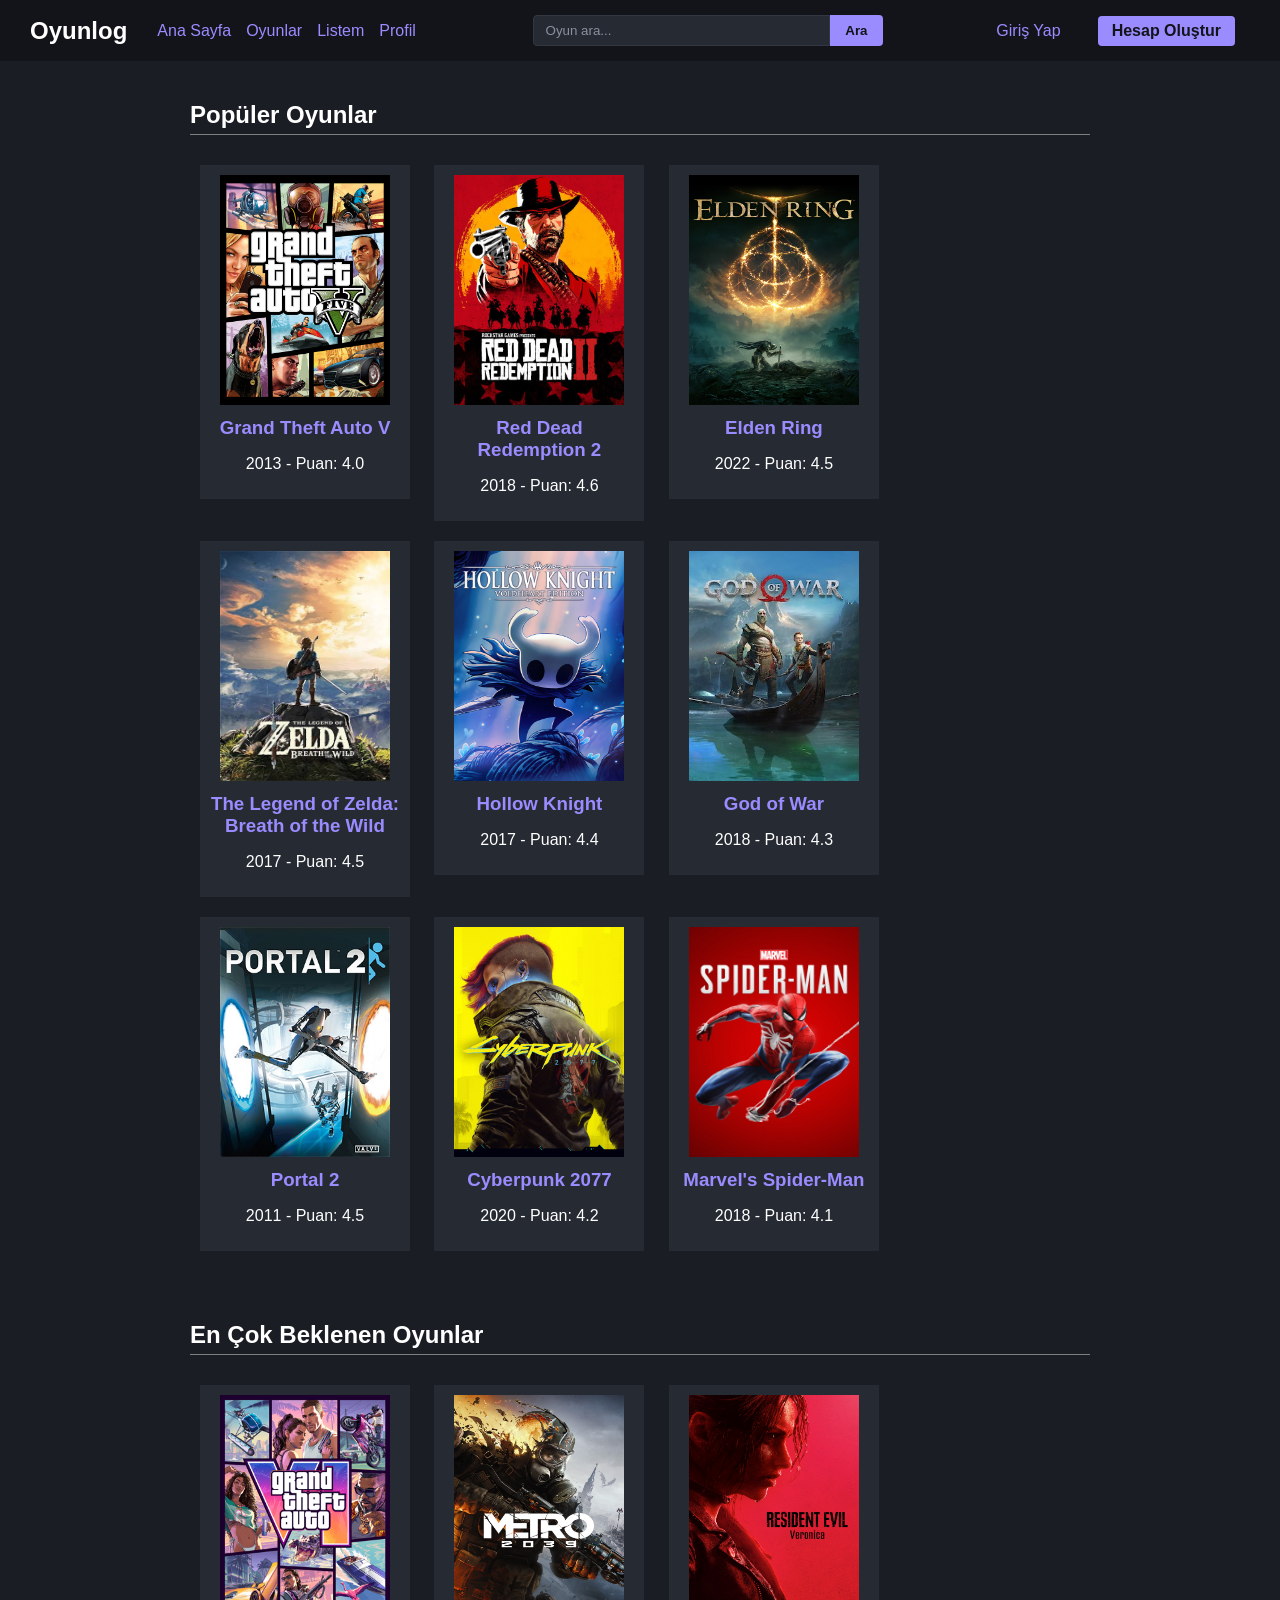
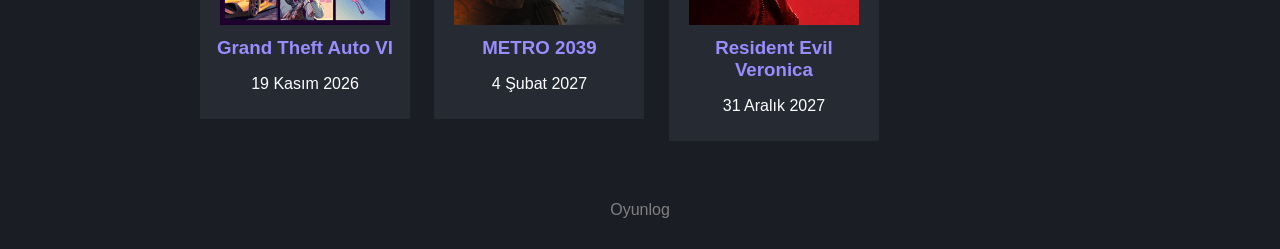
<file: index.html>
<!DOCTYPE html>
<head>
  <meta charset="UTF-8">
  <title>Oyunlog</title>
  <link rel="stylesheet" href="style.css">
</head>
<body>

<header>
<div class="header-sol">
  <h1>Oyunlog</h1>
  <a href="index.html">Ana Sayfa</a>
  <a href="game.html">Oyunlar</a>
  <a href="liste.html">Listem</a>
  <a href="profil.html">Profil</a>
</div>

  <div class="header-orta">
    <form action="#" method="GET" class="arama-formu">
      <input type="text" placeholder="Oyun ara..." name="q" class="arama-input">
      <button type="submit" class="arama-btn">Ara</button>
    </form>
  </div>

  <div class="header-sag">
    <a href="#" class="btn-giris">Giriş Yap</a>
    <a href="#" class="btn-kayit">Hesap Oluştur</a>
  </div>
</header>


  <div class="icerik">
    <h2>Popüler Oyunlar</h2>

    
    <div class="oyun">
      <img src="img/gta5.jpg" alt="Grand Theft Auto V">
      <h3><a href="gta5.html">Grand Theft Auto V</a></h3>
      <p>2013 - Puan: 4.0</p>
    </div>

    <div class="oyun">
      <img src="img/rdr2.jpg" alt="Red Dead Redemption 2">
      <h3><a href="rdr2.html">Red Dead Redemption 2</a></h3>
      <p>2018 - Puan: 4.6</p>
    </div>

    <div class="oyun">
      <img src="img/elden-ring.jpg" alt="Elden Ring">
      <h3><a href="game.html">Elden Ring</a></h3>
      <p>2022 - Puan: 4.5</p>
    </div>

    <div class="oyun">
      <img src="img/botw.jpg" alt="The Legend of Zelda: Breath of the Wild">
      <h3><a href="botw.html">The Legend of Zelda: Breath of the Wild</a></h3>
      <p>2017 - Puan: 4.5</p>
    </div>

    <div class="oyun">
      <img src="img/hollow-knight.jpg" alt="Hollow Knight">
      <h3><a href="hollow-knight.html">Hollow Knight</a></h3>
      <p>2017 - Puan: 4.4</p>
    </div>

    <div class="oyun">
      <img src="img/gow.jpg" alt="God of War">
      <h3><a href="gow.html">God of War</a></h3>
      <p>2018 - Puan: 4.3</p>
    </div>

    <div class="oyun">
      <img src="img/portal2.jpg" alt="Portal 2">
      <h3><a href="portal2.html">Portal 2</a></h3>
      <p>2011 - Puan: 4.5</p>
    </div>

    <div class="oyun">
      <img src="img/cyberpunk2077.jpg" alt="Cyberpunk 2077">
      <h3><a href="cyberpunk2077.html">Cyberpunk 2077</a></h3>
      <p>2020 - Puan: 4.2</p>
    </div>

    <div class="oyun">
      <img src="img/spiderman.jpg" alt="Marvel's Spider-Man">
      <h3><a href="spiderman.html">Marvel's Spider-Man</a></h3>
      <p>2018 - Puan: 4.1</p>
    </div>
  </div>

  <div class="icerik">
    <h2>En Çok Beklenen Oyunlar</h2>

    <div class="oyun">
      <img src="img/gta6.jpg" alt="Grand Theft Auto VI">
      <h3><a href="game.html">Grand Theft Auto VI</a></h3>
      <p>19 Kasım 2026</p>
    </div>

    <div class="oyun">
      <img src="img/metro2039.jpg" alt="METRO 2039">
      <h3><a href="game.html">METRO 2039</a></h3>
      <p>4 Şubat 2027</p>
    </div>

    <div class="oyun">
      <img src="img/re-veronica.jpg" alt="Resident Evil Veronica">
      <h3><a href="game.html">Resident Evil Veronica</a></h3>
      <p>31 Aralık 2027</p>
    </div>
  </div>

  <footer>
    Oyunlog
  </footer>

</body>
</html>
</file>
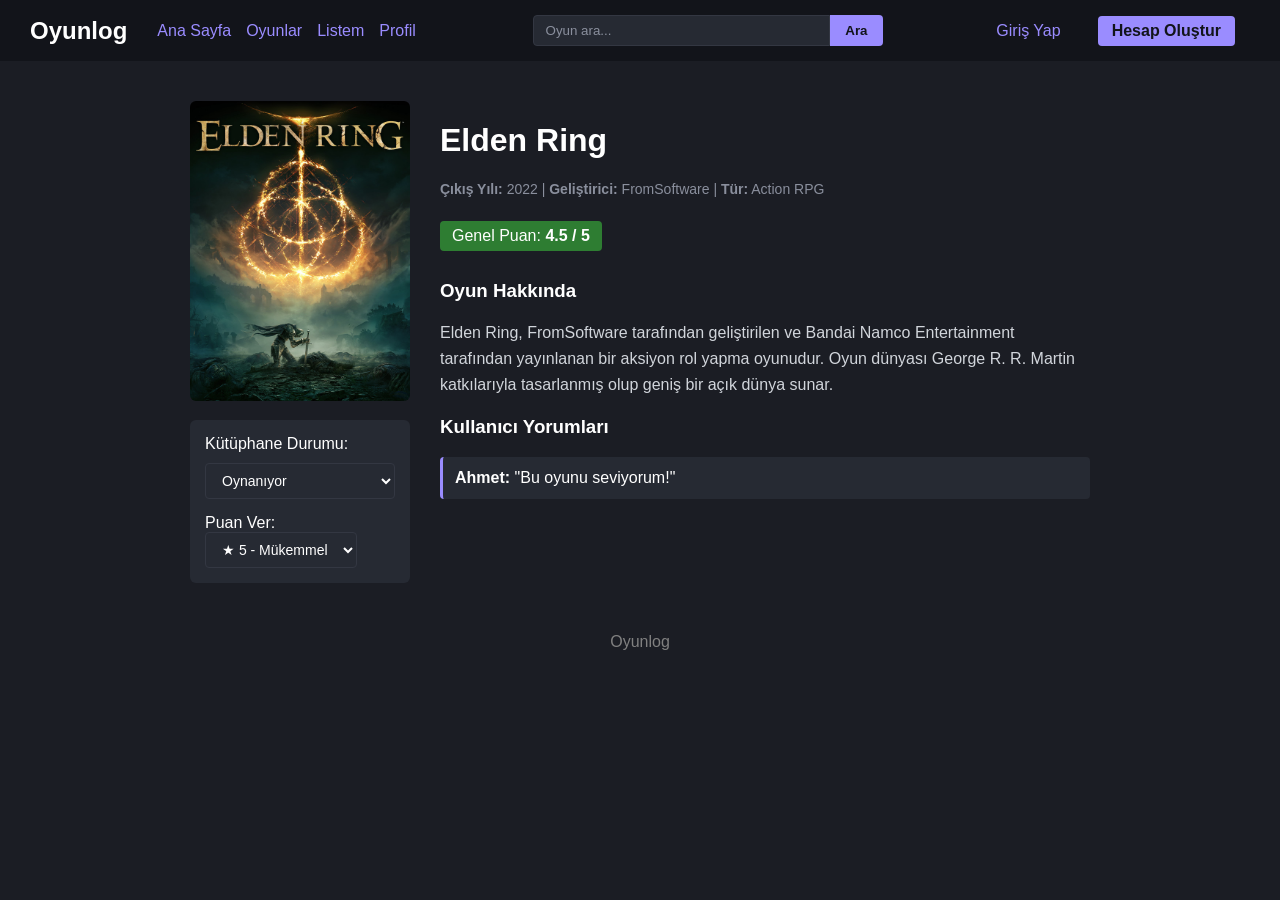
<file: game.html>
<!DOCTYPE html>
<html lang="tr">
<head>
  <meta charset="UTF-8">
  <title>Elden Ring - Oyunlog</title>
  <link rel="stylesheet" href="style.css">
</head>
<body>

<header>
  <div class="header-sol">
    <h1>Oyunlog</h1>
    <a href="index.html">Ana Sayfa</a>
    <a href="game.html">Oyunlar</a>
    <a href="liste.html">Listem</a>
    <a href="profil.html">Profil</a>
  </div>

  <div class="header-orta">
    <form action="#" method="GET" class="arama-formu">
      <input type="text" placeholder="Oyun ara..." name="q" class="arama-input">
      <button type="submit" class="arama-btn">Ara</button>
    </form>
  </div>

  <div class="header-sag">
    <a href="#" class="btn-giris">Giriş Yap</a>
    <a href="#" class="btn-kayit">Hesap Oluştur</a>
  </div>
</header>

<div class="icerik">
  
  <div class="oyun-detay-kapsayici">
    <div class="detay-sol">
      <img src="img/elden-ring.jpg" alt="Elden Ring" class="detay-kapak">
      
      <div class="kullanici-aksiyonlari">
        <label for="durum-sec">Kütüphane Durumu:</label>
        <select id="durum-sec" class="sirala-select">
          <option value="oynandi">Tamamlandı</option>
          <option value="oynaniyor" selected>Oynanıyor</option>
          <option value="planlaniyor">Planlanıyor</option>
        </select>

        <div class="puanlama-kutusu">
          <label>Puan Ver:</label>
          <select class="sirala-select">
            <option value="5">★ 5 - Mükemmel</option>
            <option value="4">★ 4 - Çok İyi</option>
            <option value="3">★ 3 - Ortalama</option>
            <option value="2">★ 2 - Kötü</option>
            <option value="1">★ 1 - Çok Kötü</option>
          </select>
        </div>
      </div>
    </div>

    <div class="detay-sag">
      <h1>Elden Ring</h1>
      <p class="oyun-meta"><strong>Çıkış Yılı:</strong> 2022 | <strong>Geliştirici:</strong> FromSoftware | <strong>Tür:</strong> Action RPG</p>
      
      <div class="genel-puan-rozeti">
        <span>Genel Puan: <strong>4.5 / 5</strong></span>
      </div>

      <h3>Oyun Hakkında</h3>
      <p class="oyun-aciklama">
        Elden Ring, FromSoftware tarafından geliştirilen ve Bandai Namco Entertainment tarafından yayınlanan bir aksiyon rol yapma oyunudur. Oyun dünyası George R. R. Martin katkılarıyla tasarlanmış olup geniş bir açık dünya sunar.
      </p>

      <h3>Kullanıcı Yorumları</h3>
      <div class="yorum-kutusu">
        <div class="yorum">
          <strong>Ahmet:</strong> "Bu oyunu seviyorum!"
        </div>
      </div>
    </div>
  </div>

</div>

<footer>
  Oyunlog
</footer>

</body>
</html>
</file>
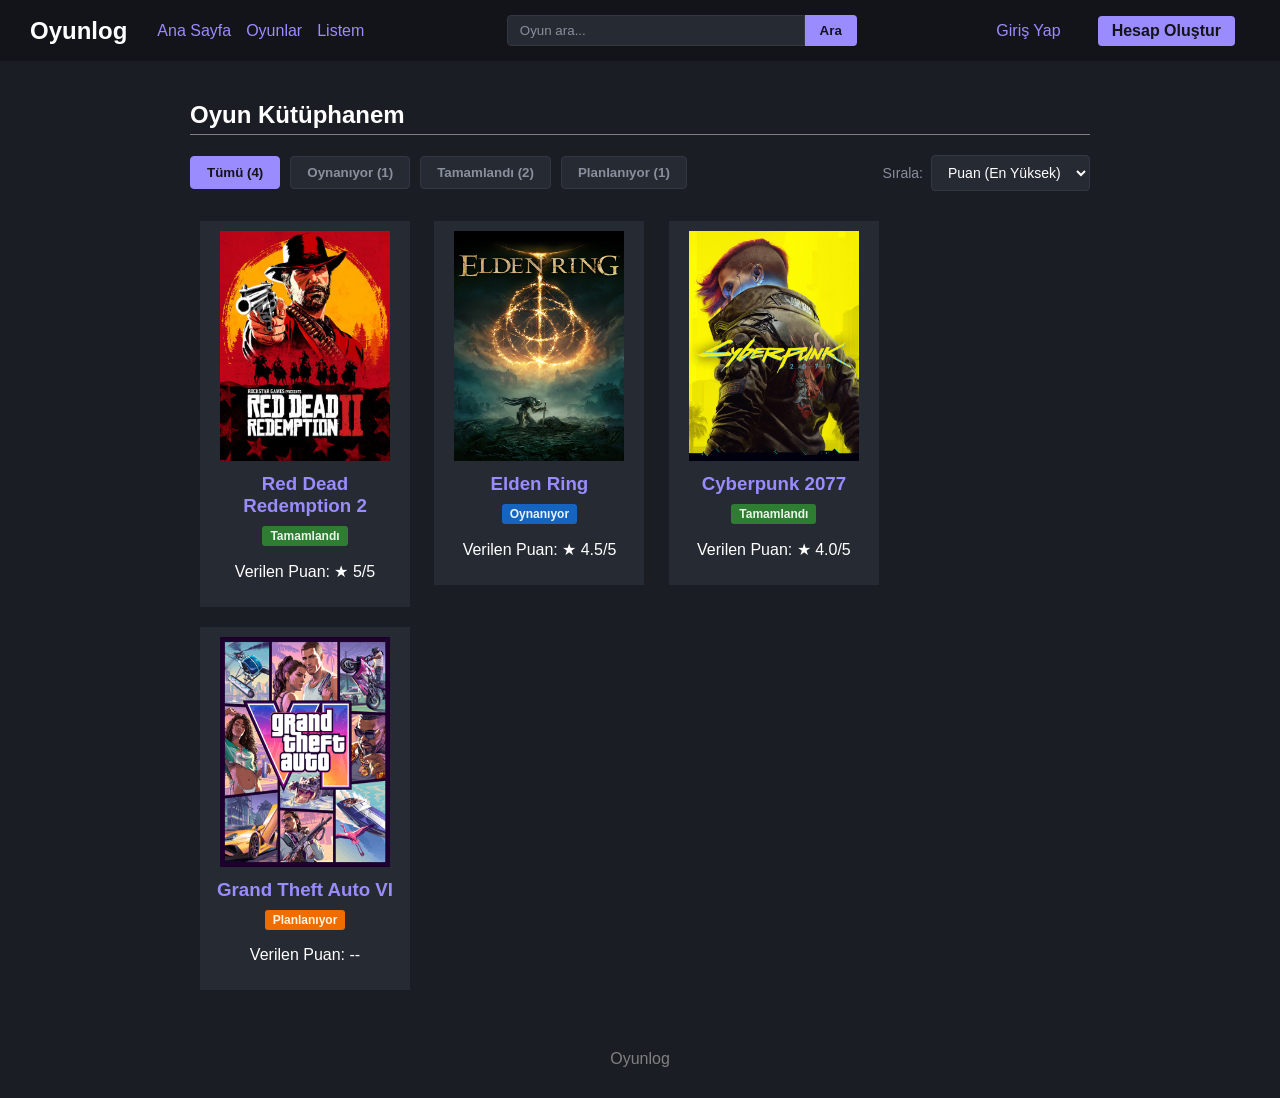
<file: liste.html>
<!DOCTYPE html>
<html lang="tr">
<head>
  <meta charset="UTF-8">
  <title>Oyun Kütüphanem - Oyunlog</title>
  <link rel="stylesheet" href="style.css">
</head>
<body>

<header>
  <div class="header-sol">
    <h1>Oyunlog</h1>
    <a href="index.html">Ana Sayfa</a>
    <a href="game.html">Oyunlar</a>
    <a href="liste.html">Listem</a>
  </div>

  <div class="header-orta">
    <form action="#" method="GET" class="arama-formu">
      <input type="text" placeholder="Oyun ara..." name="q" class="arama-input">
      <button type="submit" class="arama-btn">Ara</button>
    </form>
  </div>

  <div class="header-sag">
    <a href="#" class="btn-giris">Giriş Yap</a>
    <a href="#" class="btn-kayit">Hesap Oluştur</a>
  </div>
</header>


<div class="icerik">
  <h2>Oyun Kütüphanem</h2>

  <div class="filtre-bar">
  
  <div class="kategori-tablar">
    <button class="tab-btn aktif">Tümü (4)</button>
    <button class="tab-btn">Oynanıyor (1)</button>
    <button class="tab-btn">Tamamlandı (2)</button>
    <button class="tab-btn">Planlanıyor (1)</button>
  </div>

  <div class="siralama-kutusu">
    <label for="siralama">Sırala:</label>
    <select id="siralama" class="sirala-select">
      <option value="puan-yuksek">Puan (En Yüksek)</option>
      <option value="puan-dusuk">Puan (En Düşük)</option>
      <option value="isim-az">İsim (A - Z)</option>
      <option value="isim-za">İsim (Z - A)</option>
      <option value="durum">Duruma Göre</option>
    </select>
  </div>

</div>
  

  <div class="kutuphane-izgara">
    
    <div class="oyun">
      <img src="img/rdr2.jpg" alt="Red Dead Redemption 2">
      <h3><a href="rdr2.html">Red Dead Redemption 2</a></h3>
      <span class="durum-etiket tamamlandi">Tamamlandı</span>
      <p>Verilen Puan: ★ 5/5</p>
    </div>

    <div class="oyun">
      <img src="img/elden-ring.jpg" alt="Elden Ring">
      <h3><a href="elden-ring.html">Elden Ring</a></h3>
      <span class="durum-etiket oynaniyor">Oynanıyor</span>
      <p>Verilen Puan: ★ 4.5/5</p>
    </div>

    <div class="oyun">
      <img src="img/cyberpunk2077.jpg" alt="Cyberpunk 2077">
      <h3><a href="cyberpunk2077.html">Cyberpunk 2077</a></h3>
      <span class="durum-etiket tamamlandi">Tamamlandı</span>
      <p>Verilen Puan: ★ 4.0/5</p>
    </div>

    <div class="oyun">
      <img src="img/gta6.jpg" alt="Grand Theft Auto VI">
      <h3><a href="game.html">Grand Theft Auto VI</a></h3>
      <span class="durum-etiket planlaniyor">Planlanıyor</span>
      <p>Verilen Puan: --</p>
    </div>

  </div>
</div>

<footer>
  Oyunlog
</footer>

</body>
</html>
</file>
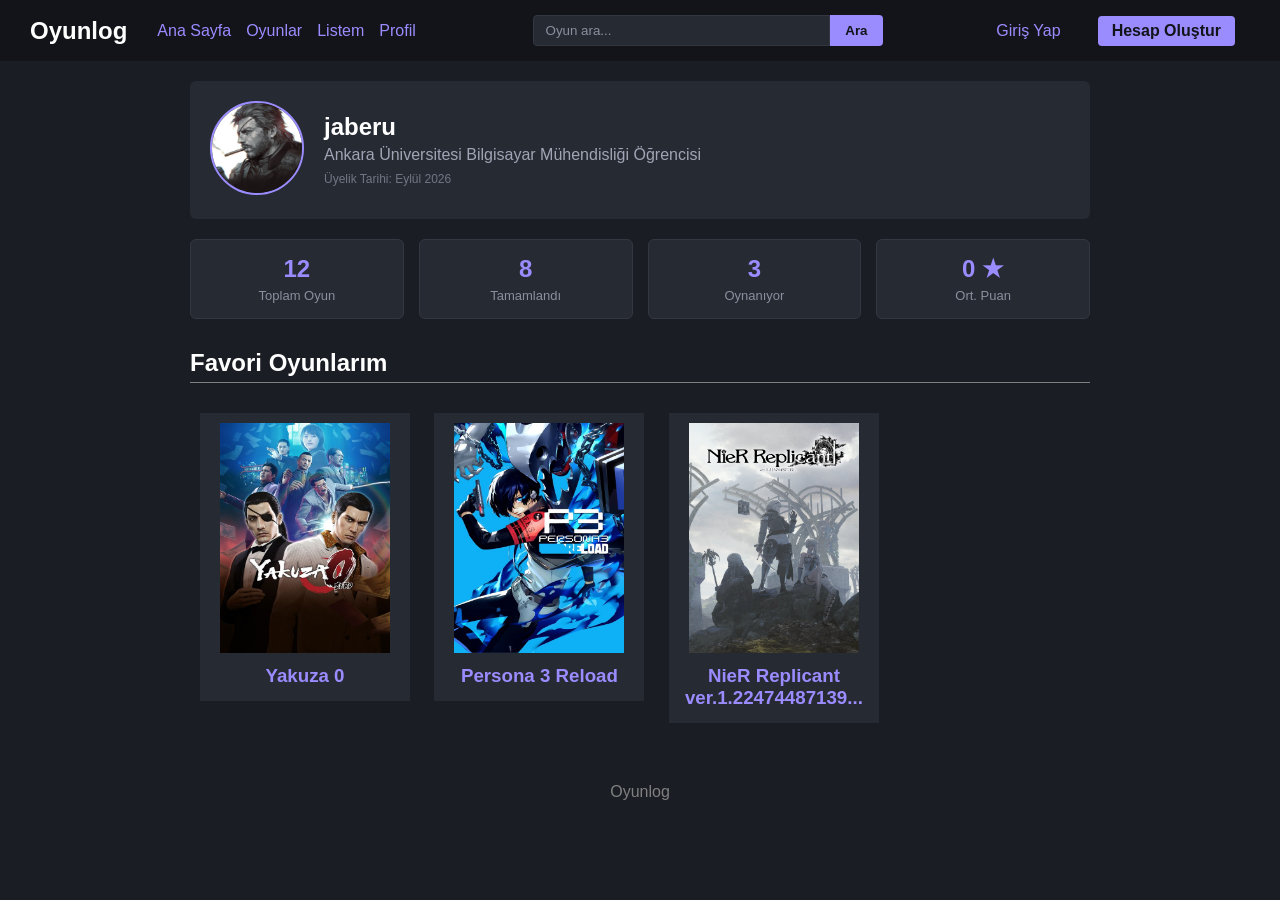
<file: profil.html>
<!DOCTYPE html>
<html lang="tr">
<head>
  <meta charset="UTF-8">
  <title>Profilim - Oyunlog</title>
  <link rel="stylesheet" href="style.css">
</head>
<body>

<header>
  <div class="header-sol">
    <h1>Oyunlog</h1>
    <a href="index.html">Ana Sayfa</a>
    <a href="game.html">Oyunlar</a>
    <a href="liste.html">Listem</a>
    <a href="profil.html">Profil</a>
  </div>

  <div class="header-orta">
    <form action="#" method="GET" class="arama-formu">
      <input type="text" placeholder="Oyun ara..." name="q" class="arama-input">
      <button type="submit" class="arama-btn">Ara</button>
    </form>
  </div>

  <div class="header-sag">
    <a href="#" class="btn-giris">Giriş Yap</a>
    <a href="#" class="btn-kayit">Hesap Oluştur</a>
  </div>
</header>

<div class="icerik">
  
  <div class="profil-kart">
    <div class="profil-avatar">
      <img src="img/pfp.jpg" alt="Profil Resmi">
    </div>
    <div class="profil-detay">
      <h2>jaberu</h2>
      <p class="profil-bio">Ankara Üniversitesi Bilgisayar Mühendisliği Öğrencisi</p>
      <span class="profil-kayit-tarihi">Üyelik Tarihi: Eylül 2026</span>
    </div>
  </div>

  <div class="istatistik-kapsayici">
    <div class="istatistik-kutu">
      <h3>12</h3>
      <p>Toplam Oyun</p>
    </div>
    <div class="istatistik-kutu">
      <h3>8</h3>
      <p>Tamamlandı</p>
    </div>
    <div class="istatistik-kutu">
      <h3>3</h3>
      <p>Oynanıyor</p>
    </div>
    <div class="istatistik-kutu">
      <h3>0 ★</h3>
      <p>Ort. Puan</p>
    </div>
  </div>

  <h2>Favori Oyunlarım</h2>
  <div class="kutuphane-izgara">
    <div class="oyun">
      <img src="img/yakuza0.jpg" alt="Yakuza 0">
      <h3><a href="yakuza0.html">Yakuza 0</a></h3>
      
    </div>
    <div class="oyun">
      <img src="img/p3r.jpg" alt="Persona 3 Reload">
      <h3><a href="p3r.html">Persona 3 Reload</a></h3>
      
    </div>
    <div class="oyun">
      <img src="img/nier.png" alt="NieR Replicant ver.1.22474487139...">
      <h3><a href="nier.html">NieR Replicant ver.1.22474487139...</a></h3>
      
    </div>
  </div>

</div>

<footer>
  Oyunlog
</footer>

</body>
</html>
</file>
<file: style.css>
body {
  background-color: #1b1d24;
  color: white;
  font-family: Arial, sans-serif;
  margin: 0;
}

a {
  color: #9a8cff;
  text-decoration: none;
}


header {
  background-color: #12141a;
  padding: 15px 30px;
  display: flex;
  align-items: center;
  justify-content: space-between;
}

.header-sol {
  display: flex;
  align-items: center;
}

.header-sol h1 {
  font-size: 24px;
  margin: 0 30px 0 0;
}

.header-sol a {
  margin-right: 15px;
}

.header-orta {
  flex: 1;
  max-width: 350px;
  margin: 0 20px;
}

.arama-formu {
  display: flex;
}

.arama-input {
  width: 100%;
  padding: 7px 12px;
  border: 1px solid #333742;
  border-radius: 4px 0 0 4px;
  background-color: #262a33;
  color: white;
  outline: none;
}

.arama-input::placeholder {
  color: #8a8f9d;
}

.arama-btn {
  padding: 7px 15px;
  border: none;
  background-color: #9a8cff;
  color: #12141a;
  font-weight: bold;
  border-radius: 0 4px 4px 0;
  cursor: pointer;
  transition: background-color 0.2s;
}

.arama-btn:hover {
  background-color: #8172ea;
}

.header-sag {
  display: flex;
  align-items: center;
  gap: 10px;
}

.btn-giris {
  padding: 6px 12px;
  color: #9a8cff !important;
}

.btn-kayit {
  padding: 6px 14px;
  background-color: #9a8cff;
  color: #12141a !important;
  border-radius: 4px;
  font-weight: bold;
  transition: background-color 0.2s;
}

.btn-kayit:hover {
  background-color: #8172ea;
}

header h1 {
  display: inline;
  font-size: 24px; 
  margin-right: 30px;
}

header a {
  margin-right: 15px;
}

.icerik {
  width: 900px;
  margin: 0 auto;
  padding: 20px;
}

h2 {
  border-bottom: 1px solid gray;
  padding-bottom: 5px;
}

.oyun {
  display: inline-block;
  width: 190px;
  background-color: #262a33;
  margin: 10px;
  padding: 10px;
  text-align: center;
  vertical-align: top;
}

.oyun img {
  width: 170px;
  height: 230px;
  background-color: #4a5d8f;
}

.oyun h3 {
  margin: 8px 0 4px 0;
}


.filtre-bar {
  display: flex;
  justify-content: space-between;
  align-items: center;
  margin: 20px 0;
  flex-wrap: wrap;
  gap: 15px;
}

.kategori-tablar {
  display: flex;
  gap: 10px;
  margin: 0; 
}

.tab-btn {
  background-color: #262a33;
  color: #8a8f9d;
  border: 1px solid #333742;
  padding: 8px 16px;
  border-radius: 4px;
  cursor: pointer;
  font-weight: bold;
  transition: all 0.2s;
}

.tab-btn:hover {
  color: white;
  background-color: #333742;
}

.tab-btn.aktif {
  background-color: #9a8cff;
  color: #12141a;
  border-color: #9a8cff;
}

.siralama-kutusu {
  display: flex;
  align-items: center;
  gap: 8px;
  color: #8a8f9d;
  font-size: 14px;
}

.sirala-select {
  background-color: #262a33;
  color: white;
  border: 1px solid #333742;
  padding: 8px 12px;
  border-radius: 4px;
  outline: none;
  cursor: pointer;
  font-size: 14px;
}

.sirala-select:focus {
  border-color: #9a8cff;
}

.durum-etiket {
  display: inline-block;
  padding: 3px 8px;
  font-size: 12px;
  border-radius: 3px;
  font-weight: bold;
  margin-top: 5px;
}

.durum-etiket.tamamlandi {
  background-color: #2e7d32;
  color: #e8f5e9;
}

.durum-etiket.oynaniyor {
  background-color: #1565c0;
  color: #e3f2fd;
}

.durum-etiket.planlaniyor {
  background-color: #ef6c00;
  color: #fff3e0;
}

footer {
  text-align: center;
  color: gray;
  padding: 30px;
}

.profil-kart {
  display: flex;
  align-items: center;
  background-color: #262a33;
  padding: 20px;
  border-radius: 6px;
  gap: 20px;
  margin-bottom: 20px;
}

.profil-avatar img {
  width: 90px;
  height: 90px;
  border-radius: 50%;
  border: 2px solid #9a8cff;
}

.profil-detay h2 {
  margin: 0 0 5px 0;
  border: none;
  padding: 0;
}

.profil-bio {
  color: #a0a5b5;
  margin: 5px 0;
}

.profil-kayit-tarihi {
  font-size: 12px;
  color: #717685;
}

.istatistik-kapsayici {
  display: flex;
  gap: 15px;
  margin-bottom: 30px;
}

.istatistik-kutu {
  flex: 1;
  background-color: #262a33;
  padding: 15px;
  border-radius: 6px;
  text-align: center;
  border: 1px solid #333742;
}

.istatistik-kutu h3 {
  margin: 0;
  font-size: 24px;
  color: #9a8cff;
}

.istatistik-kutu p {
  margin: 5px 0 0 0;
  color: #8a8f9d;
  font-size: 13px;
}

.oyun-detay-kapsayici {
  display: flex;
  gap: 30px;
  margin-top: 20px;
}

.detay-sol {
  width: 220px;
}

.detay-kapak {
  width: 100%;
  height: 300px;
  object-fit: cover;
  border-radius: 6px;
}

.kullanici-aksiyonlari {
  background-color: #262a33;
  padding: 15px;
  border-radius: 6px;
  margin-top: 15px;
  display: flex;
  flex-direction: column;
  gap: 10px;
}

.puanlama-kutusu {
  margin-top: 5px;
}

.detay-sag {
  flex: 1;
}

.oyun-meta {
  color: #8a8f9d;
  font-size: 14px;
}

.genel-puan-rozeti {
  background-color: #2e7d32;
  display: inline-block;
  padding: 6px 12px;
  border-radius: 4px;
  margin: 10px 0;
}

.oyun-aciklama {
  line-height: 1.6;
  color: #d1d5db;
}

.yorum-kutusu {
  background-color: #262a33;
  padding: 12px;
  border-radius: 4px;
  border-left: 3px solid #9a8cff;
}
</file>
